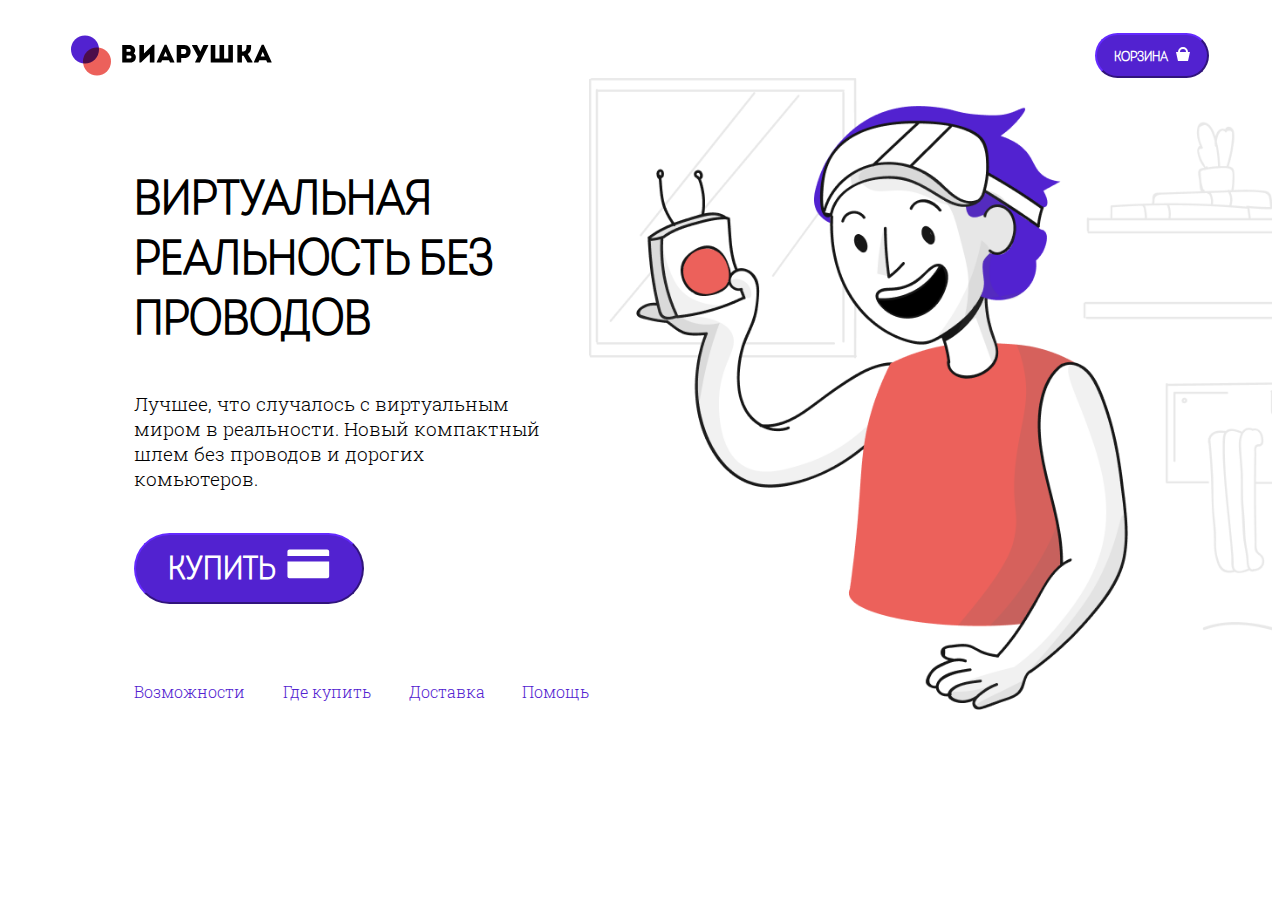
<file: index.html>
<!DOCTYPE html>
<html lang="ru">
<head>
    <meta charset="UTF-8">
    <meta http-equiv="X-UA-Compatible" content="IE=edge">
    <meta name="viewport" content="width=device-width, initial-scale=1.0">
    <title>VR</title>
    <link rel="shortcut icon" href="https://cdn-icons-png.flaticon.com/512/2533/2533306.png" type="image/png">
    <link rel="preconnect" href="https://fonts.googleapis.com">
    <link rel="preconnect" href="https://fonts.gstatic.com" crossorigin>
    <link href="https://fonts.googleapis.com/css2?family=Roboto+Slab:wght@300&display=swap" rel="stylesheet"> 
    <link rel="stylesheet" href="https://necolas.github.io/normalize.css/8.0.1/normalize.css">
    <link rel="stylesheet" href="css/index.css">
    <link rel="stylesheet" href="css/header.css">
    <link rel="stylesheet" href="css/main.css">
    <link rel="stylesheet" href="css/nav.css">
</head>
<body>
    <div class="wrapper">
        <header class="header">
            <div class="container header-container">
                <img src="img/logo.svg" alt="Логотип Виарушка" class="header-logo">
                <button class="btn">Корзина <img class="btn-buy" src="img/ico.svg" alt="Корзина"></button>
            </div>
        </header>
        <main>
            <div class="container main-container">
                <div class="main-content">
                    <h1 class="main-content__title">Виртуальная реальность без проводов</h1>
                    <p class="main-content__text">Лучшее, что случалось с виртуальным миром в реальности. Новый компактный шлем без проводов и дорогих комьютеров.</p>
                    <button class="btn main__btn">купить 
                        <img class="btn-buy" src="img/card.svg" alt="Карта">
                    </button>
                </div>
                <div class="main-image">
                    <img src="img/pic.png" alt="Очки VR">
                </div>
                <nav class="navigation">
                    <ul class="nav">
                        <li class="nav__item"><a href="index2.html" class="nav__item_link">
                            Возможности</a>
                        </li>
                        <li class="nav__item"><a href="#" class="nav__item_link">
                            Где купить</a>
                        </li>
                        <li class="nav__item"><a href="#" class="nav__item_link">
                            Доставка</a>
                        </li>
                        <li class="nav__item"><a href="#" class="nav__item_link">
                            Помощь</a>
                        </li>
                    </ul>
                </nav>
            </div>
        </main>
    </div>
</body>
</html>
</file>
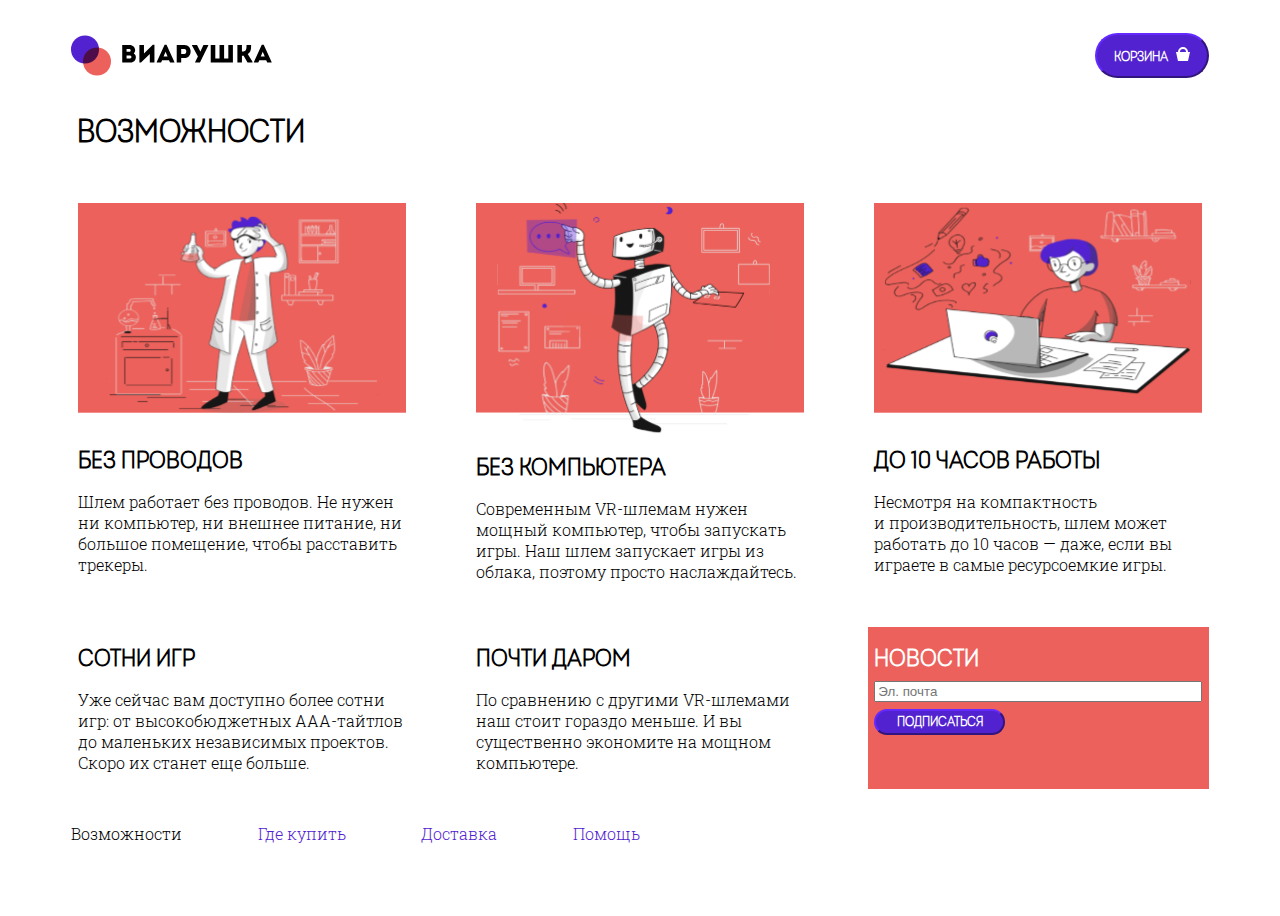
<file: index2.html>
<!DOCTYPE html>
<html lang="ru">
<head>
    <meta charset="UTF-8">
    <meta http-equiv="X-UA-Compatible" content="IE=edge">
    <meta name="viewport" content="width=device-width, initial-scale=1.0">
    <title>VR</title>
    <link rel="shortcut icon" href="https://cdn-icons-png.flaticon.com/512/2533/2533306.png" type="image/png">
    <link rel="preconnect" href="https://fonts.googleapis.com">
    <link rel="preconnect" href="https://fonts.gstatic.com" crossorigin>
    <link href="https://fonts.googleapis.com/css2?family=Roboto+Slab:wght@300&display=swap" rel="stylesheet"> 
    <link rel="stylesheet" href="https://necolas.github.io/normalize.css/8.0.1/normalize.css">
    <link rel="stylesheet" href="css/index.css">
    <link rel="stylesheet" href="css/header.css">
    <link rel="stylesheet" href="css/opportunity.css">
    <link rel="stylesheet" href="css/nav.css">
</head>
<body>
    <div class="wrapper">
        <header class="header">
            <div class="container header-container">
                <img src="img/logo.svg" alt="Логотип Виарушка" class="header-logo">
                <button class="btn">Корзина <img class="btn-buy" src="img/ico.svg" alt="Корзина"></button>
            </div>
        </header>
        <main>
            <div class="container opportunity-container">
                <h2 class="opportunity__title">возможности</h2>
                <div class="opportunity">
                    <div class="opportunity-card">
                        <img class="opportunity-card__img" src="img/Illustration1.svg" alt="Человек с пробиркой">
                        <h5 class="opportunity-card__title">Без проводов</h5>
                        <p class="opportunity-card__text">Шлем работает без проводов. Не нужен ни компьютер, ни внешнее питание, ни большое помещение, чтобы расставить трекеры.</p>
                    </div>
                    <div class="opportunity-card">
                        <img class="opportunity-card__img" src="img/Illustration2.svg" alt="Робот">
                        <h5 class="opportunity-card__title">Без компьютера</h5>
                        <p class="opportunity-card__text">Современным VR-шлемам нужен мощный компьютер, чтобы запускать игры. Наш шлем запускает игры из облака, поэтому просто наслаждайтесь.</p>
                    </div>
                    <div class="opportunity-card">
                        <img class="opportunity-card__img" src="img/Illustration3.svg" alt="Человек за компьютером">
                        <h5 class="opportunity-card__title">До 10 часов работы</h5>
                        <p class="opportunity-card__text">Несмотря на компактность и производительность, шлем может работать до 10 часов — даже, если вы играете в самые ресурсоемкие игры.</p>
                    </div>
                    <div class="opportunity-card">
                        <h5 class="opportunity-card__title">Сотни игр</h5>
                        <p class="opportunity-card__text">Уже сейчас вам доступно более сотни игр: от высокобюджетных ААА-тайтлов до маленьких независимых проектов. Скоро их станет еще больше.</p>
                    </div>
                    <div class="opportunity-card">
                        <h5 class="opportunity-card__title">Почти даром</h5>
                        <p class="opportunity-card__text">По сравнению с другими VR-шлемами наш стоит гораздо меньше. И вы существенно экономите на мощном компьютере.</p>
                    </div>
                    <div class="opportunity-card opportunity-card_bg">
                        <h5 class="opportunity-card__title opportunity-card__title_light">Новости</h5>
                        <form action="">
                            <input class="mail" type="text" name="mail" id="" placeholder="Эл. почта">
                        </form>
                        <button class="btn btn_mail">подписаться</button>
                    </div>
                </div>
            </div>
            <div class="container nav-container">
                <nav class="navigation">
                    <ul class="nav">
                        <li class="nav__item"><a href="index2.html" class="nav__item_link nav__item_link_active">
                            Возможности</a>
                        </li>
                        <li class="nav__item"><a href="#" class="nav__item_link">
                            Где купить</a>
                        </li>
                        <li class="nav__item"><a href="#" class="nav__item_link">
                            Доставка</a>
                        </li>
                        <li class="nav__item"><a href="#" class="nav__item_link">
                            Помощь</a>
                        </li>
                    </ul>
                </nav>
            </div>
        </main>
    </div>
</body>
</html>
</file>
<file: css/index.css>
.wrapper {
    height: 100vh;
    font-family: 'Roboto Slab', Helvetica, serif;
    font-size: 1em;
    font-weight: 300;
    color: #000000;
}

@font-face {font-family: Intro; src: url("../font/IntroDemoCond-LightCAPS.otf");}

.container {
    margin: 0 5%;
}

.btn {
    background: #5222D0;
    color: #FFFFFF;
    border-radius: 100px;
    text-transform: uppercase;
    padding: 1% 1.5%;
    font-family: Intro;
    font-weight: 400;
    cursor: pointer;
    font-weight: bold;
    border-color: #5222D0;
}

.btn-buy {
    display: inline-block;
    margin-left: 5px;
}

* {
    box-sizing: border-box;
}

a {
    color: inherit;
    text-decoration: none;
}

img {
    display: block;
    max-width: 100%;
}

ul {
    padding: 0;
    margin: 0;
    list-style: none;
}

h1, h2, h3, h4, h5, h6 {
    margin: 0;
}
</file>
<file: css/header.css>
.header-container {
    display: flex;
    flex-direction: row;
    justify-content: space-between;
    padding-top: 2%;
}

@media screen and (min-width: 768px) {
    .header-logo {
        animation: bounce 1.3s forwards;
    }

    @keyframes bounce {
        0% {
            transform: scale(.4);
        }
        
        20% {
            transform: scale(1.2);
        }
        
        40% {
            transform: scale(0.8);
        }
        
        60% {
            transform: scale(1.1);
        }
        
        80% {
            transform: scale(0.9);
        }
        
        100% {
            animation-timing-function: cubic-bezier(0.075, 0.82, 0.165, 1);
            transform: scale(1);
        }
    }
}
</file>
<file: css/main.css>
.main-container {
    display: grid;
    grid-template-columns: repeat(5, 1fr);
}

@media screen and (min-width: 1024px) {
    .main-container {
        grid-template-rows: repeat(4, 1fr);
        grid-template-areas: 
        "content content img img img"
        "content content img img img"
        "content content img img img"
        "nav nav img img img";
        margin: 0 0 0 10%;
    }
}

@media screen and (max-width:1023px) and (min-width: 768px) {
    .main-container {
        grid-template-rows: repeat(4, 1fr);
        grid-template-areas: 
        "content content content img img"
        "content content content img img"
        "content content content img img"
        "nav nav nav nav nav";
        margin: 5% 5% 0 5%;
    }
}

@media screen and (max-width: 768px) {
    .main-container {
        grid-template-rows: repeat(4, fit-content);
        grid-template-areas: 
        "content content content content content"
        "content content content content content"
        "img img img img img"
        "nav nav nav nav nav";
        margin: 5% 5% 0 5%;
    }
    .main-content {
        margin-bottom: 5%;
    }
}

.main-content {
    grid-area: content;
    padding-top: 20%;
}

@media screen and (max-width:1023px) {
    .main-content {
        padding-top: 2%;
    }
}

.main-content__title {
    font-family: Intro;
    font-weight: bold;
    font-size: 3em;
}

.main-content__text {
    font-size: larger;
    padding: 5% 10% 5% 0;
}

@media screen and (max-width: 768px) {
    .main-content__text {
        padding-right: 0;
    }
}

.main__btn {
    font-size: 2em;
    padding: 3% 7%;
}

@media screen and (min-width: 1023px){
    .main__btn:hover {
        animation: skew 1.5s infinite;
    }
    
    @keyframes skew {
        0% {
            transform: rotate(0);
        }
        25% {
            transform: rotate(10deg);
        }
        60% {
            transform: rotate(-10deg);
        }
        100% {
            transform: rotate(0);
        }
    }
}

.main-image {
    grid-area: img;
}
</file>
<file: css/nav.css>
.navigation {
    grid-area: nav;
    align-self: center;
    color: #5222D0;
}

@media screen and (max-width: 768px) {
    .navigation {
        padding: 5% 0;
        font-size: smaller;
    }
}

.nav {
    display: flex;
    justify-content: space-between;
}

.nav_left {
    justify-content: flex-start;
}

.nav-container {
    margin: 5% 50% 0 5%;
    padding-bottom: 5%;
}

@media screen and (max-width: 1023px) {
    .nav-container {
        padding-top: 15%;
        margin-right: 5%;
    }
}

.nav__item_link_active {
    color: black;
}

.nav__item_link:hover {
    color: #382c58;
    transition: 1s;
}
</file>
<file: css/opportunity.css>
@media screen and (min-width: 1024px) {
    .opportunity {
        grid-template-columns: repeat(3, 1fr);
        gap: 5%;
    }
}

@media screen and (max-width:1023px) and (min-width: 768px) {
    .opportunity {
        grid-template-columns: repeat(2, 1fr);
        gap: 5%;
    }
}

@media screen and (max-width: 768px) {
    .opportunity {
        gap: 1%;
    }
}

.opportunity {
    display: grid;
}

.opportunity__title {
    text-transform: uppercase;
    font-family: Intro;
    font-weight: bold;
    font-size: 2em;
    padding-left: 0.5%;
    padding-top: 3%;
    padding-bottom: 3%;
}

.opportunity-card {
    display: flex;
    flex-direction: column;
    padding: 5% 2% 0 2%;
}

.opportunity-card__title {
    text-transform: uppercase;
    font-family: Intro;
    font-weight: bold;
    font-size: 1.5em;
}

.opportunity-card__title_light {
    color: #fff;
    margin-bottom: 2%;
}

.opportunity-card_bg {
    background: #EC615B;
}

@media screen and (max-width: 768px) {
    .opportunity-card_bg {
        padding-bottom: 5%;
    }
}

.mail {
    min-width: 100%;
}

.btn_mail {
    max-width: 40%;
    margin-top: 2%;
}
</file>
